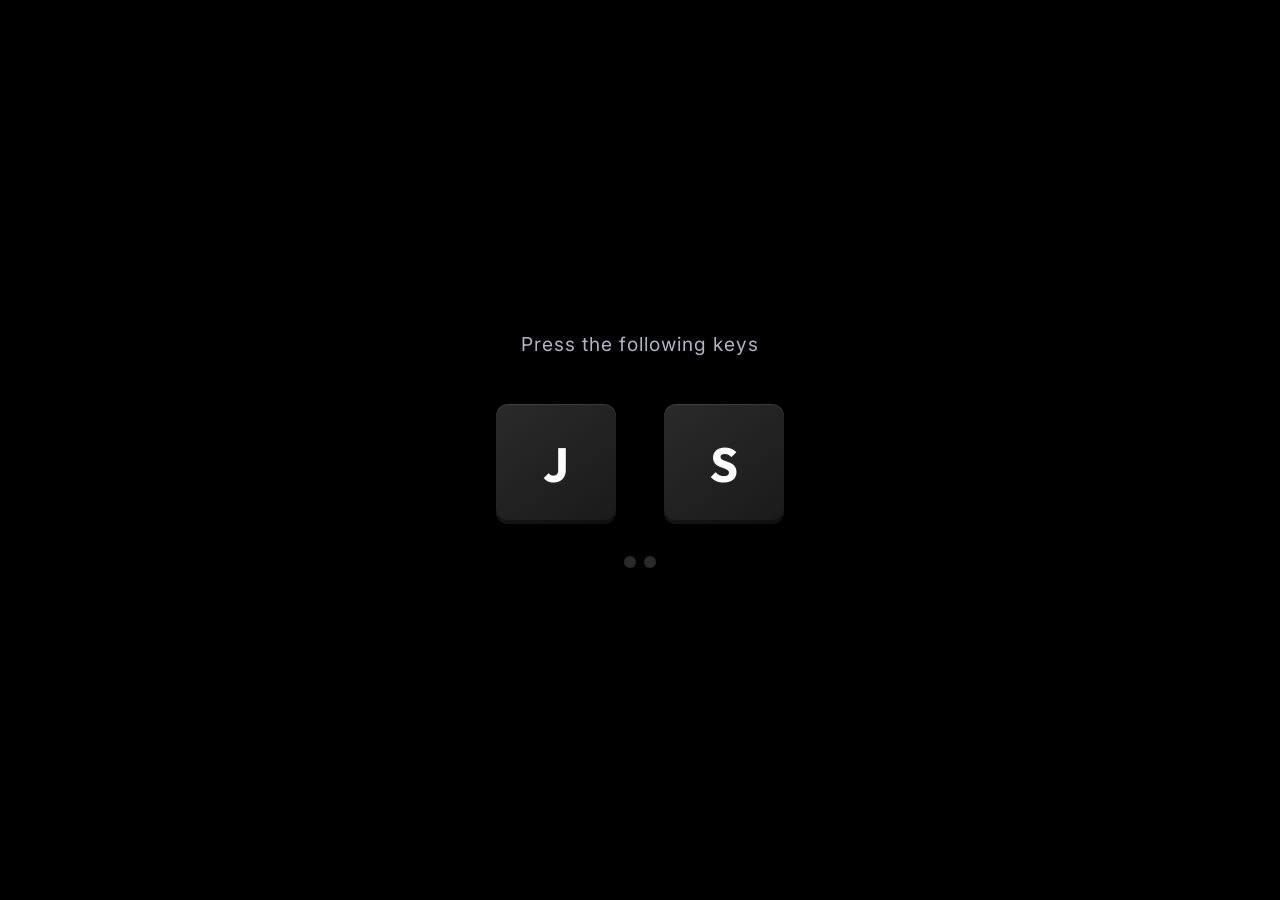
<file: index.html>
<!DOCTYPE html>
<html lang="es">
<head>
    <meta charset="UTF-8">
    <meta name="viewport" content="width=device-width, initial-scale=1.0">
    <title>Jonatan Sandoval | Data Engineer & Software Engineer</title>
    <link rel="icon" type="image/png" href="favicon.png">
    <meta name="description" content="Jonatan Sandoval - Data Engineer, Software Engineer, and University Lecturer specializing in cloud-native applications, data pipelines, and AI.">
    <link rel="canonical" href="https://jonatansandoval.com/">
    
    <!-- Open Graph / Facebook -->
    <meta property="og:type" content="website">
    <meta property="og:url" content="https://jonatansandoval.com/">
    <meta property="og:title" content="Jonatan Sandoval | Data Engineer & Software Engineer">
    <meta property="og:description" content="Data Engineer, Software Engineer, and University Lecturer specializing in cloud-native applications, data pipelines, and AI.">
    <meta property="og:image" content="https://jonatansandoval.com/portfolio_preview.png">

    <!-- Twitter -->
    <meta property="twitter:card" content="summary_large_image">
    <meta property="twitter:url" content="https://jonatansandoval.com/">
    <meta property="twitter:title" content="Jonatan Sandoval | Data Engineer & Software Engineer">
    <meta property="twitter:description" content="Data Engineer, Software Engineer, and University Lecturer specializing in cloud-native applications, data pipelines, and AI.">
    <meta property="twitter:image" content="https://jonatansandoval.com/portfolio_preview.png">

    <link rel="preconnect" href="https://fonts.googleapis.com">
    <link rel="preconnect" href="https://fonts.gstatic.com" crossorigin>
    <link href="https://fonts.googleapis.com/css2?family=Inter:wght@400;600;700&family=Outfit:wght@700&display=swap" rel="stylesheet">
    <style>
        * {
            margin: 0;
            padding: 0;
            box-sizing: border-box;
        }

        body {
            font-family: 'Inter', sans-serif;
            background: #000000;
            color: #ffffff;
            overflow: hidden;
            height: 100vh;
            display: flex;
            align-items: center;
            justify-content: center;
        }

        .loading-container {
            text-align: center;
            position: relative;
            z-index: 10;
        }

        .instruction-text {
            font-size: 1.2rem;
            color: #b4b4c8;
            margin-bottom: 3rem;
            letter-spacing: 1px;
            opacity: 0;
            animation: fadeIn 1s ease forwards 0.5s;
        }

        @keyframes fadeIn {
            to {
                opacity: 1;
            }
        }

        .keys-container {
            display: flex;
            gap: 3rem;
            justify-content: center;
            align-items: center;
            margin-bottom: 2rem;
        }

        .key {
            width: 120px;
            height: 120px;
            background: linear-gradient(145deg, #2a2a2a, #1a1a1a);
            border-radius: 12px;
            display: flex;
            align-items: center;
            justify-content: center;
            font-family: 'Outfit', sans-serif;
            font-size: 3rem;
            font-weight: 700;
            color: #ffffff;
            box-shadow: 
                0 8px 16px rgba(0, 0, 0, 0.6),
                inset 0 1px 0 rgba(255, 255, 255, 0.1),
                inset 0 -4px 0 rgba(0, 0, 0, 0.4);
            position: relative;
            transition: all 0.15s ease;
            cursor: pointer;
            user-select: none;
            opacity: 0;
            transform: translateY(30px);
        }

        .key.j {
            animation: slideUp 0.6s ease forwards 0.8s;
        }

        .key.s {
            animation: slideUp 0.6s ease forwards 1s;
        }

        @keyframes slideUp {
            to {
                opacity: 1;
                transform: translateY(0);
            }
        }

        .key::before {
            content: '';
            position: absolute;
            inset: 0;
            border-radius: 12px;
            padding: 2px;
            background: linear-gradient(145deg, rgba(139, 92, 246, 0), rgba(139, 92, 246, 0));
            -webkit-mask: linear-gradient(#fff 0 0) content-box, linear-gradient(#fff 0 0);
            -webkit-mask-composite: xor;
            mask-composite: exclude;
            transition: background 0.3s ease;
        }

        .key.active {
            transform: translateY(4px);
            box-shadow: 
                0 4px 8px rgba(0, 0, 0, 0.6),
                inset 0 1px 0 rgba(255, 255, 255, 0.1),
                inset 0 -2px 0 rgba(0, 0, 0, 0.4);
        }

        .key.active::before {
            background: linear-gradient(145deg, rgba(139, 92, 246, 0.8), rgba(59, 130, 246, 0.8));
        }

        .key.both-active {
            animation: pulse 0.5s ease;
        }

        @keyframes pulse {
            0%, 100% {
                transform: scale(1) translateY(4px);
            }
            50% {
                transform: scale(1.05) translateY(4px);
            }
        }

        /* Particle effects */
        .particle {
            position: absolute;
            width: 4px;
            height: 4px;
            background: #8b5cf6;
            border-radius: 50%;
            pointer-events: none;
            opacity: 0;
        }

        .key.both-active .particle {
            animation: particleExplode 0.8s ease-out forwards;
        }

        @keyframes particleExplode {
            0% {
                opacity: 1;
                transform: translate(0, 0) scale(1);
            }
            100% {
                opacity: 0;
                transform: translate(var(--tx), var(--ty)) scale(0);
            }
        }

        /* Circuit board overlay */
        .circuit-overlay {
            position: fixed;
            inset: 0;
            background: #0a0a0f;
            opacity: 0;
            pointer-events: none;
            z-index: 100;
            display: flex;
            align-items: center;
            justify-content: center;
            overflow: hidden;
        }

        .circuit-overlay.active {
            animation: circuitFadeIn 0.3s ease forwards;
        }

        @keyframes circuitFadeIn {
            to {
                opacity: 1;
            }
        }

        /* SVG Circuit Board */
        .circuit-svg {
            position: absolute;
            width: 100%;
            height: 100%;
        }

        /* Circuit trace lines */
        .circuit-trace {
            fill: none;
            stroke: #8b5cf6;
            stroke-width: 3;
            stroke-linecap: round;
            opacity: 0.9;
        }

        .circuit-trace-thin {
            stroke-width: 1.5;
            stroke: #3b82f6;
            opacity: 0.7;
        }

        /* Animate circuit traces drawing */
        .circuit-overlay.active .circuit-trace {
            animation: drawTrace 1s ease-out forwards;
        }

        @keyframes drawTrace {
            from {
                stroke-dashoffset: 1000;
            }
            to {
                stroke-dashoffset: 0;
            }
        }

        /* Circuit pads/nodes */
        .circuit-pad {
            fill: #06b6d4;
        }

        .circuit-overlay.active .circuit-pad {
            animation: padFadeIn 1s ease-out forwards;
        }

        @keyframes padFadeIn {
            0% {
                opacity: 0;
            }
            100% {
                opacity: 1;
            }
        }

        /* Central energy burst */
        .energy-core {
            position: absolute;
            top: 50%;
            left: 50%;
            width: 300px;
            height: 300px;
            border-radius: 50%;
            background: radial-gradient(circle, 
                rgba(139, 92, 246, 0.4) 0%, 
                rgba(59, 130, 246, 0.2) 30%, 
                transparent 70%);
            transform: translate(-50%, -50%) scale(0);
            opacity: 0;
        }

        .circuit-overlay.active .energy-core {
            animation: coreExpand 1s ease-out forwards;
        }

        @keyframes coreExpand {
            0% {
                opacity: 0;
                transform: translate(-50%, -50%) scale(0);
            }
            20% {
                opacity: 1;
            }
            60% {
                opacity: 0.8;
                transform: translate(-50%, -50%) scale(1);
            }
            100% {
                opacity: 0;
                transform: translate(-50%, -50%) scale(2);
            }
        }

        /* Status indicator */
        .status-indicator {
            display: flex;
            gap: 0.5rem;
            justify-content: center;
            margin-top: 2rem;
            opacity: 0;
            animation: fadeIn 1s ease forwards 1.2s;
        }

        .status-dot {
            width: 12px;
            height: 12px;
            border-radius: 50%;
            background: #2a2a2a;
            transition: all 0.3s ease;
        }

        .status-dot.active {
            background: #8b5cf6;
            box-shadow: 0 0 20px #8b5cf6;
        }

        /* Responsive */
        @media (max-width: 768px) {
            .instruction-text {
                font-size: 1rem;
                padding: 0 1rem;
            }

            .keys-container {
                gap: 2rem;
            }

            .key {
                width: 100px;
                height: 100px;
                font-size: 2.5rem;
            }
        }
    </style>
</head>
<body>
    <div class="loading-container">
        <p class="instruction-text" data-i18n="press-keys">Press the following keys</p>
        
        <div class="keys-container">
            <div class="key j" data-key="j">
                J
                <!-- Particles -->
                <div class="particle" style="--tx: -40px; --ty: -40px;"></div>
                <div class="particle" style="--tx: 40px; --ty: -40px;"></div>
                <div class="particle" style="--tx: -40px; --ty: 40px;"></div>
                <div class="particle" style="--tx: 40px; --ty: 40px;"></div>
                <div class="particle" style="--tx: -60px; --ty: 0;"></div>
                <div class="particle" style="--tx: 60px; --ty: 0;"></div>
                <div class="particle" style="--tx: 0; --ty: -60px;"></div>
                <div class="particle" style="--tx: 0; --ty: 60px;"></div>
            </div>
            
            <div class="key s" data-key="s">
                S
                <!-- Particles -->
                <div class="particle" style="--tx: -40px; --ty: -40px;"></div>
                <div class="particle" style="--tx: 40px; --ty: -40px;"></div>
                <div class="particle" style="--tx: -40px; --ty: 40px;"></div>
                <div class="particle" style="--tx: 40px; --ty: 40px;"></div>
                <div class="particle" style="--tx: -60px; --ty: 0;"></div>
                <div class="particle" style="--tx: 60px; --ty: 0;"></div>
                <div class="particle" style="--tx: 0; --ty: -60px;"></div>
                <div class="particle" style="--tx: 0; --ty: 60px;"></div>
            </div>
        </div>

        <div class="status-indicator">
            <div class="status-dot" data-status="j"></div>
            <div class="status-dot" data-status="s"></div>
        </div>
    </div>

    <div class="circuit-overlay" id="circuitOverlay">
        <!-- Central energy burst -->
        <div class="energy-core"></div>
        
        <!-- SVG Circuit Board -->
        <svg class="circuit-svg" viewBox="0 0 1920 1080" preserveAspectRatio="xMidYMid slice">
            <!-- Main horizontal traces from center -->
            <line class="circuit-trace" x1="960" y1="540" x2="0" y2="540" stroke-dasharray="1000" style="animation-delay: 0s;"/>
            <line class="circuit-trace" x1="960" y1="540" x2="1920" y2="540" stroke-dasharray="1000" style="animation-delay: 0s;"/>
            
            <!-- Main vertical traces from center -->
            <line class="circuit-trace" x1="960" y1="540" x2="960" y2="0" stroke-dasharray="1000" style="animation-delay: 0.05s;"/>
            <line class="circuit-trace" x1="960" y1="540" x2="960" y2="1080" stroke-dasharray="1000" style="animation-delay: 0.05s;"/>
            
            <!-- L-shaped traces (top-left quadrant) -->
            <path class="circuit-trace" d="M 960 540 L 960 300 L 0 300" stroke-dasharray="1000" style="animation-delay: 0.1s;"/>
            <path class="circuit-trace" d="M 960 540 L 700 540 L 700 0" stroke-dasharray="900" style="animation-delay: 0.15s;"/>
            <path class="circuit-trace" d="M 960 300 L 500 300 L 500 0" stroke-dasharray="900" style="animation-delay: 0.2s;"/>
            <path class="circuit-trace" d="M 0 300 L 600 300 L 600 450 L 0 450" stroke-dasharray="900" style="animation-delay: 0.25s;"/>
            
            <!-- L-shaped traces (top-right quadrant) -->
            <path class="circuit-trace" d="M 960 540 L 960 300 L 1920 300" stroke-dasharray="1000" style="animation-delay: 0.1s;"/>
            <path class="circuit-trace" d="M 960 540 L 1220 540 L 1220 0" stroke-dasharray="900" style="animation-delay: 0.15s;"/>
            <path class="circuit-trace" d="M 960 300 L 1420 300 L 1420 0" stroke-dasharray="900" style="animation-delay: 0.2s;"/>
            <path class="circuit-trace" d="M 1920 300 L 1320 300 L 1320 450 L 1920 450" stroke-dasharray="900" style="animation-delay: 0.25s;"/>
            
            <!-- L-shaped traces (bottom-left quadrant) -->
            <path class="circuit-trace" d="M 960 540 L 960 780 L 0 780" stroke-dasharray="1000" style="animation-delay: 0.12s;"/>
            <path class="circuit-trace" d="M 960 540 L 700 540 L 700 1080" stroke-dasharray="900" style="animation-delay: 0.17s;"/>
            <path class="circuit-trace" d="M 960 780 L 500 780 L 500 1080" stroke-dasharray="900" style="animation-delay: 0.22s;"/>
            <path class="circuit-trace" d="M 0 780 L 600 780 L 600 630 L 0 630" stroke-dasharray="900" style="animation-delay: 0.27s;"/>
            
            <!-- L-shaped traces (bottom-right quadrant) -->
            <path class="circuit-trace" d="M 960 540 L 960 780 L 1920 780" stroke-dasharray="1000" style="animation-delay: 0.12s;"/>
            <path class="circuit-trace" d="M 960 540 L 1220 540 L 1220 1080" stroke-dasharray="900" style="animation-delay: 0.17s;"/>
            <path class="circuit-trace" d="M 960 780 L 1420 780 L 1420 1080" stroke-dasharray="900" style="animation-delay: 0.22s;"/>
            <path class="circuit-trace" d="M 1920 780 L 1320 780 L 1320 630 L 1920 630" stroke-dasharray="900" style="animation-delay: 0.27s;"/>
            
            <!-- Secondary rectangular paths -->
            <path class="circuit-trace-thin" d="M 700 300 L 700 400 L 500 400 L 500 0" stroke-dasharray="700" style="animation-delay: 0.3s;"/>
            <path class="circuit-trace-thin" d="M 1220 300 L 1220 400 L 1420 400 L 1420 0" stroke-dasharray="700" style="animation-delay: 0.3s;"/>
            <path class="circuit-trace-thin" d="M 700 780 L 700 680 L 500 680 L 500 1080" stroke-dasharray="700" style="animation-delay: 0.32s;"/>
            <path class="circuit-trace-thin" d="M 1220 780 L 1220 680 L 1420 680 L 1420 1080" stroke-dasharray="700" style="animation-delay: 0.32s;"/>
            
            <!-- Small connecting traces -->
            <path class="circuit-trace-thin" d="M 600 450 L 800 450 L 800 540" stroke-dasharray="500" style="animation-delay: 0.35s;"/>
            <path class="circuit-trace-thin" d="M 1320 450 L 1120 450 L 1120 540" stroke-dasharray="500" style="animation-delay: 0.35s;"/>
            <path class="circuit-trace-thin" d="M 600 630 L 800 630 L 800 540" stroke-dasharray="500" style="animation-delay: 0.37s;"/>
            <path class="circuit-trace-thin" d="M 1320 630 L 1120 630 L 1120 540" stroke-dasharray="500" style="animation-delay: 0.37s;"/>
            
            <!-- Circuit pads at key intersections -->
            <circle class="circuit-pad" cx="960" cy="540" r="8"/>
            <circle class="circuit-pad" cx="960" cy="300" r="6" style="animation-delay: 0.3s;"/>
            <circle class="circuit-pad" cx="960" cy="780" r="6" style="animation-delay: 0.3s;"/>
            <circle class="circuit-pad" cx="700" cy="540" r="6" style="animation-delay: 0.3s;"/>
            <circle class="circuit-pad" cx="1220" cy="540" r="6" style="animation-delay: 0.3s;"/>
            <circle class="circuit-pad" cx="600" cy="300" r="5" style="animation-delay: 0.35s;"/>
            <circle class="circuit-pad" cx="1320" cy="300" r="5" style="animation-delay: 0.35s;"/>
            <circle class="circuit-pad" cx="600" cy="780" r="5" style="animation-delay: 0.35s;"/>
            <circle class="circuit-pad" cx="1320" cy="780" r="5" style="animation-delay: 0.35s;"/>
            <circle class="circuit-pad" cx="700" cy="300" r="4" style="animation-delay: 0.4s;"/>
            <circle class="circuit-pad" cx="1220" cy="300" r="4" style="animation-delay: 0.4s;"/>
            <circle class="circuit-pad" cx="700" cy="780" r="4" style="animation-delay: 0.4s;"/>
            <circle class="circuit-pad" cx="1220" cy="780" r="4" style="animation-delay: 0.4s;"/>
            <circle class="circuit-pad" cx="600" cy="450" r="4" style="animation-delay: 0.42s;"/>
            <circle class="circuit-pad" cx="1320" cy="450" r="4" style="animation-delay: 0.42s;"/>
            <circle class="circuit-pad" cx="600" cy="630" r="4" style="animation-delay: 0.42s;"/>
            <circle class="circuit-pad" cx="1320" cy="630" r="4" style="animation-delay: 0.42s;"/>
            <circle class="circuit-pad" cx="800" cy="540" r="4" style="animation-delay: 0.45s;"/>
            <circle class="circuit-pad" cx="1120" cy="540" r="4" style="animation-delay: 0.45s;"/>
        </svg>
    </div>

    <script src="script.js"></script>
    <script>
        // Check if device is mobile or a bot and redirect immediately
        function shouldSkipLoading() {
            const ua = navigator.userAgent;
            const isMobile = /Android|webOS|iPhone|iPad|iPod|BlackBerry|IEMobile|Opera Mini/i.test(ua) 
                || window.innerWidth <= 768;
            const isBot = /bot|crawler|spider|crawling|googlebot|bingbot|yandexbot|slurp|duckduckbot|baiduspider|facebot|ia_archiver|gptbot|chatgpt|claude|anthropic|gemini|perplexity|twitterbot|linkedinbot/i.test(ua);
            return isMobile || isBot;
        }

        // If mobile or bot, skip loading screen
        if (shouldSkipLoading()) {
            window.location.href = 'portfolio.html';
        }

        const keyJ = document.querySelector('.key.j');
        const keyS = document.querySelector('.key.s');
        const statusDots = {
            j: document.querySelector('[data-status="j"]'),
            s: document.querySelector('[data-status="s"]')
        };
        const circuitOverlay = document.getElementById('circuitOverlay');

        let keysPressed = {
            j: false,
            s: false
        };

        let hasTriggered = false;

        // Keyboard event listeners
        document.addEventListener('keydown', (e) => {
            const key = e.key.toLowerCase();
            
            if (key === 'j' && !keysPressed.j) {
                keysPressed.j = true;
                keyJ.classList.add('active');
                statusDots.j.classList.add('active');
                checkBothKeys();
            }
            
            if (key === 's' && !keysPressed.s) {
                keysPressed.s = true;
                keyS.classList.add('active');
                statusDots.s.classList.add('active');
                checkBothKeys();
            }
        });

        document.addEventListener('keyup', (e) => {
            const key = e.key.toLowerCase();
            
            if (key === 'j') {
                keysPressed.j = false;
                keyJ.classList.remove('active');
                keyJ.classList.remove('both-active');
                statusDots.j.classList.remove('active');
            }
            
            if (key === 's') {
                keysPressed.s = false;
                keyS.classList.remove('active');
                keyS.classList.remove('both-active');
                statusDots.s.classList.remove('active');
            }
        });

        // Check if both keys are pressed
        function checkBothKeys() {
            if (keysPressed.j && keysPressed.s && !hasTriggered) {
                hasTriggered = true;
                keyJ.classList.add('both-active');
                keyS.classList.add('both-active');
                
                // Trigger circuit animation
                setTimeout(() => {
                    circuitOverlay.classList.add('active');
                }, 300);
                
                // Redirect to main page
                setTimeout(() => {
                    window.location.href = 'portfolio.html';
                }, 1800);
            }
        }

        // Optional: Click handlers for mobile/touch devices
        keyJ.addEventListener('click', () => {
            if (!keysPressed.j) {
                keysPressed.j = true;
                keyJ.classList.add('active');
                statusDots.j.classList.add('active');
                checkBothKeys();
                
                setTimeout(() => {
                    keysPressed.j = false;
                    keyJ.classList.remove('active');
                    keyJ.classList.remove('both-active');
                    statusDots.j.classList.remove('active');
                }, 2000);
            }
        });

        keyS.addEventListener('click', () => {
            if (!keysPressed.s) {
                keysPressed.s = true;
                keyS.classList.add('active');
                statusDots.s.classList.add('active');
                checkBothKeys();
                
                setTimeout(() => {
                    keysPressed.s = false;
                    keyS.classList.remove('active');
                    keyS.classList.remove('both-active');
                    statusDots.s.classList.remove('active');
                }, 2000);
            }
        });
    </script>
</body>
</html>
</file>
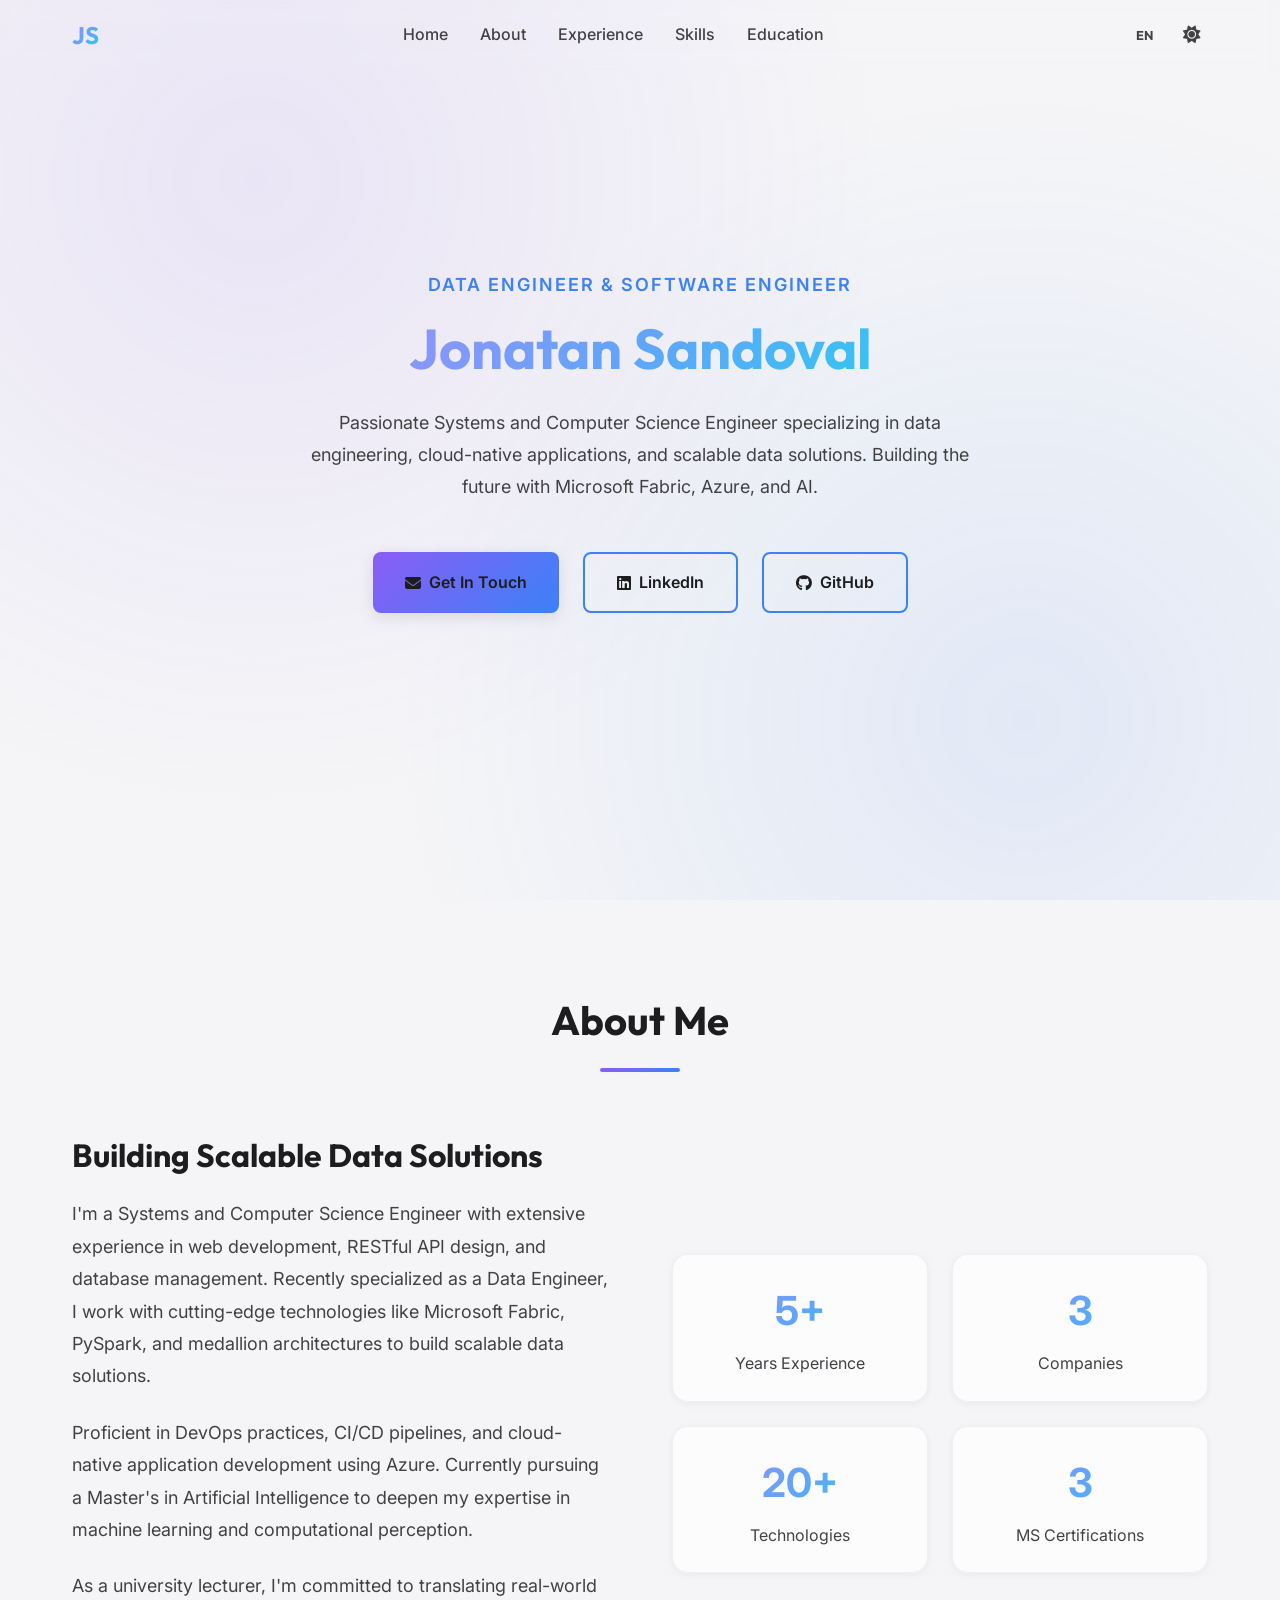
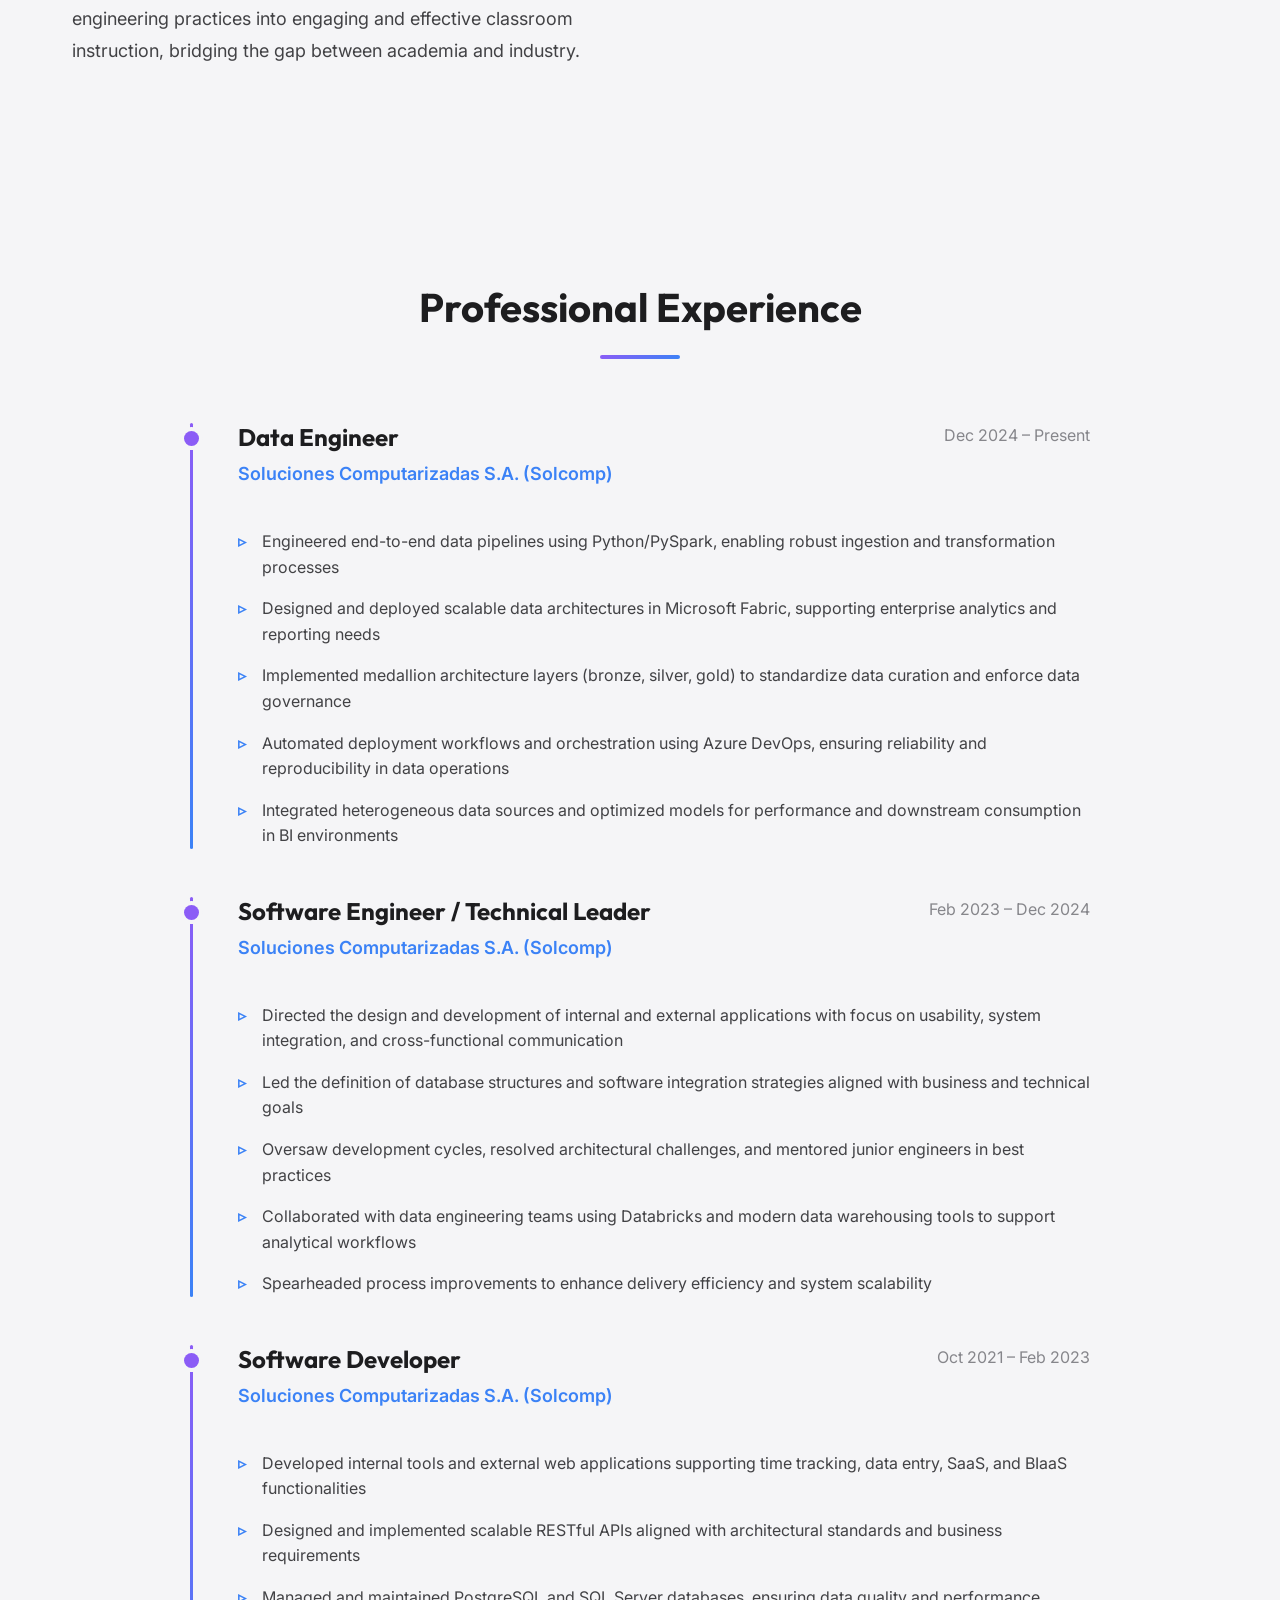
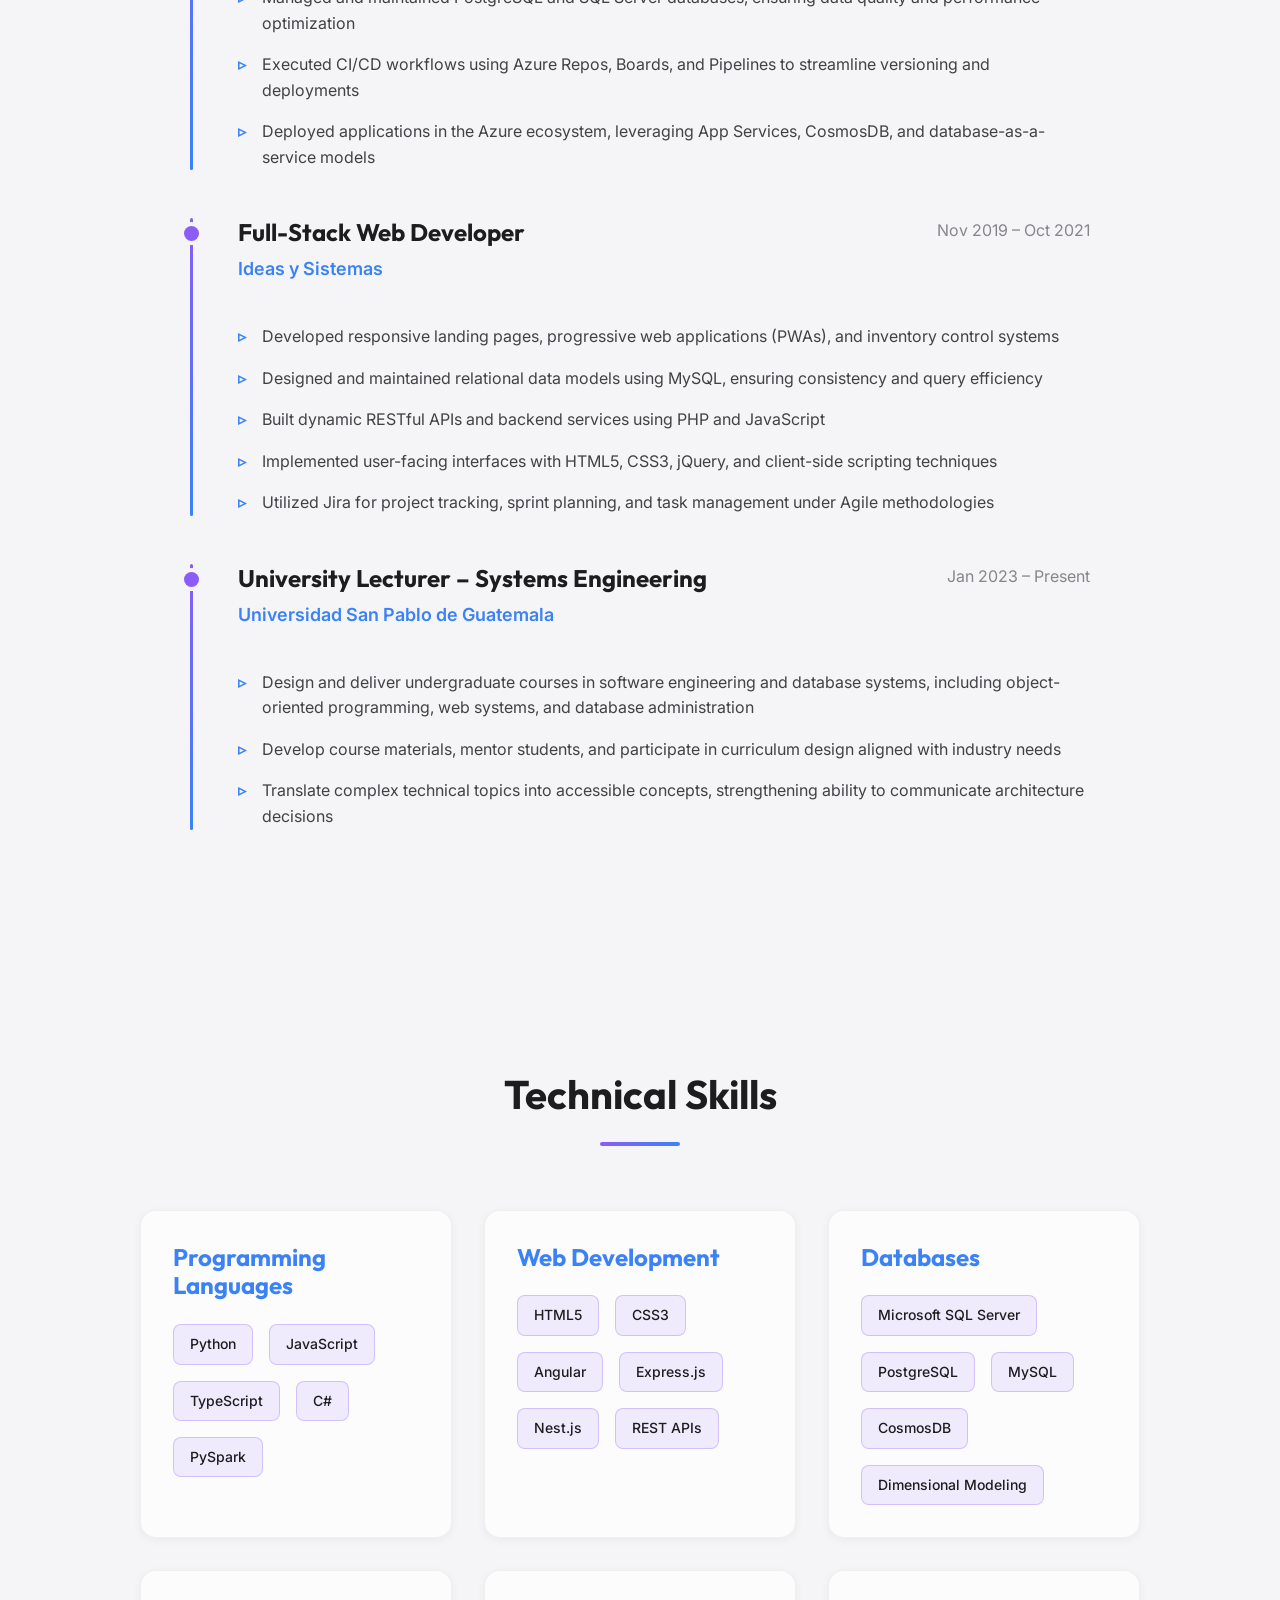
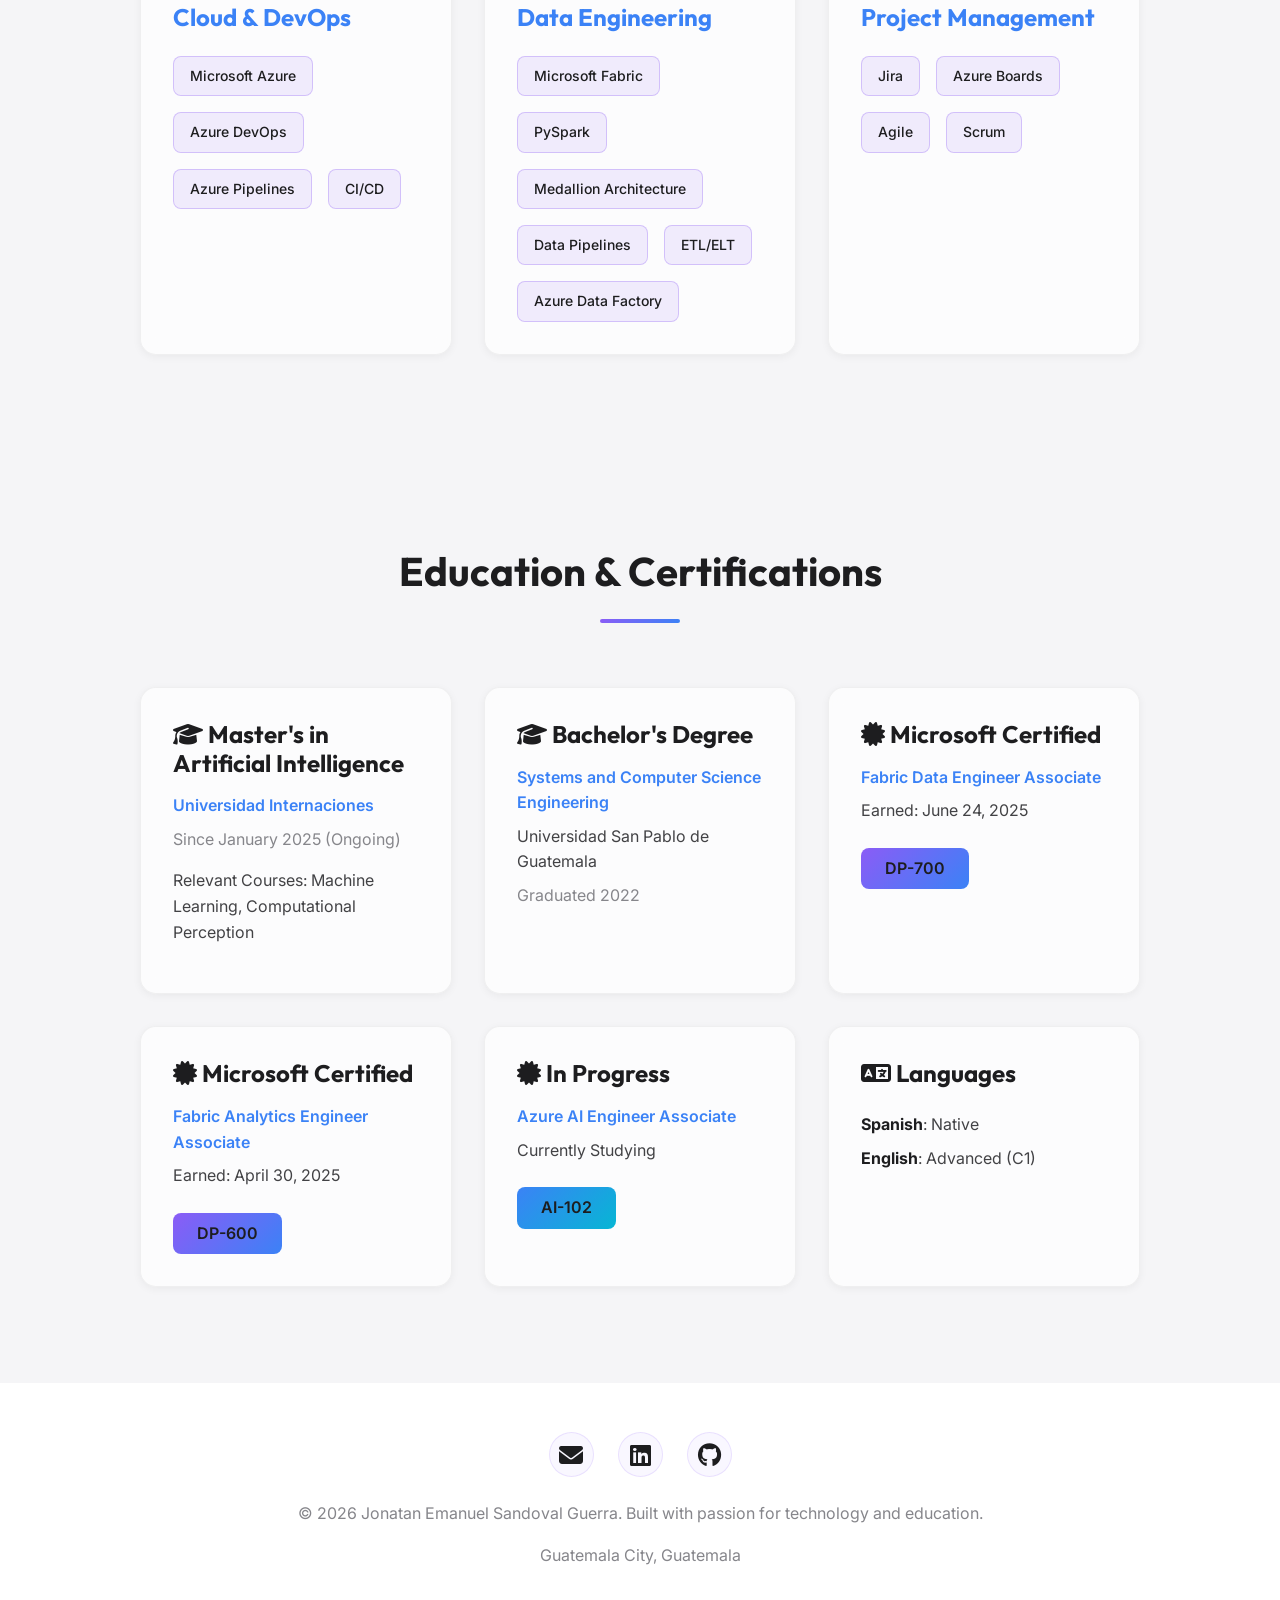
<file: portfolio.html>
<!DOCTYPE html>
<html lang="en">
<head>
    <meta charset="UTF-8">
    <meta name="viewport" content="width=device-width, initial-scale=1.0">
    <meta name="description" content="Jonatan Sandoval - Data Engineer, Software Engineer, and University Lecturer specializing in cloud-native applications, data pipelines, and AI.">
    <meta name="keywords" content="Data Engineer, Software Engineer, Microsoft Fabric, Azure, PySpark, Web Development, Artificial Intelligence">
    <meta name="author" content="Jonatan Emanuel Sandoval Guerra">
    <link rel="canonical" href="https://jonatansandoval.com/portfolio.html">
    <link rel="icon" type="image/png" href="favicon.png">
    <title>Jonatan Sandoval | Data Engineer & Software Engineer</title>
    
    <!-- Open Graph / Facebook -->
    <meta property="og:type" content="profile">
    <meta property="og:url" content="https://jonatansandoval.com/portfolio.html">
    <meta property="og:title" content="Jonatan Sandoval | Data Engineer & Software Engineer">
    <meta property="og:description" content="Systems and Computer Science Engineer specializing in data engineering, cloud-native applications, and scalable data solutions. Building the future with Microsoft Fabric, Azure, and AI.">
    <meta property="og:image" content="https://jonatansandoval.com/portfolio_preview.png">

    <!-- Twitter -->
    <meta property="twitter:card" content="summary_large_image">
    <meta property="twitter:url" content="https://jonatansandoval.com/portfolio.html">
    <meta property="twitter:title" content="Jonatan Sandoval | Data Engineer & Software Engineer">
    <meta property="twitter:description" content="Systems and Computer Science Engineer specializing in data engineering, cloud-native applications, and scalable data solutions. Building the future with Microsoft Fabric, Azure, and AI.">
    <meta property="twitter:image" content="https://jonatansandoval.com/portfolio_preview.png">

    <!-- Structured Data (JSON-LD) -->
    <script type="application/ld+json">
    {
      "@context": "https://schema.org",
      "@type": "Person",
      "name": "Jonatan Emanuel Sandoval Guerra",
      "url": "https://jonatansandoval.com",
      "jobTitle": "Data Engineer & Software Engineer",
      "sameAs": [
        "https://www.linkedin.com/in/jonatan-sandoval/",
        "https://www.github.com/Jonatan-ESG"
      ],
      "description": "Systems and Computer Science Engineer specializing in data engineering, cloud-native apps, and scalable data solutions with Microsoft Fabric and Azure.",
      "knowsAbout": ["Data Engineering", "Software Engineering", "Microsoft Fabric", "Azure", "PySpark", "Artificial Intelligence"]
    }
    </script>

    
    <!-- Google Fonts -->
    <link rel="preconnect" href="https://fonts.googleapis.com">
    <link rel="preconnect" href="https://fonts.gstatic.com" crossorigin>
    <link href="https://fonts.googleapis.com/css2?family=Inter:wght@300;400;500;600;700&family=Outfit:wght@600;700;800&display=swap" rel="stylesheet">
    
    <!-- Font Awesome for Icons -->
    <link rel="stylesheet" href="https://cdnjs.cloudflare.com/ajax/libs/font-awesome/6.5.1/css/all.min.css">
    
    <!-- Stylesheet -->
    <link rel="stylesheet" href="styles.css">
</head>
<body>
    <!-- Navigation -->
    <nav class="navbar" id="navbar">
        <div class="container nav-container">
            <a href="#home" class="nav-logo">JS</a>
            
            <ul class="nav-menu" id="navMenu">
                <li><a href="#home" class="nav-link" data-i18n="nav-home">Home</a></li>
                <li><a href="#about" class="nav-link" data-i18n="nav-about">About</a></li>
                <li><a href="#experience" class="nav-link" data-i18n="nav-experience">Experience</a></li>
                <li><a href="#skills" class="nav-link" data-i18n="nav-skills">Skills</a></li>
                <li><a href="#education" class="nav-link" data-i18n="nav-education">Education</a></li>
            </ul>

            <div class="nav-actions">
                <div class="nav-controls">
                    <button class="control-btn lang-btn" id="langToggle" aria-label="Toggle language">EN</button>
                    <button class="control-btn" id="themeToggle" aria-label="Toggle theme">
                        <i class="fas fa-moon"></i>
                    </button>
                </div>
                <button class="nav-toggle" id="navToggle" aria-label="Toggle navigation">
                    <span></span>
                    <span></span>
                    <span></span>
                </button>
            </div>
        </div>
    </nav>

    <!-- Hero Section -->
    <section class="hero section" id="home">
        <div class="container">
            <div class="hero-content">
                <p class="hero-subtitle" data-i18n="hero-subtitle">Data Engineer & Software Engineer</p>
                <h1 class="hero-title">Jonatan Sandoval</h1>
                <p class="hero-description" data-i18n="hero-description">
                    Passionate Systems and Computer Science Engineer specializing in data engineering, cloud-native applications, 
                    and scalable data solutions. Building the future with Microsoft Fabric, Azure, and AI.
                </p>
                <div class="hero-cta">
                    <a href="mailto:jona.sandovalguerra@gmail.com" class="btn btn-primary">
                        <i class="fas fa-envelope"></i> <span data-i18n="hero-cta-contact">Get In Touch</span>
                    </a>
                    <a href="https://www.linkedin.com/in/jonatan-sandoval/" target="_blank" rel="noopener noreferrer" class="btn btn-secondary">
                        <i class="fab fa-linkedin"></i> LinkedIn
                    </a>
                    <a href="https://www.github.com/Jonatan-ESG" target="_blank" rel="noopener noreferrer" class="btn btn-secondary">
                        <i class="fab fa-github"></i> GitHub
                    </a>
                </div>
            </div>
        </div>
    </section>

    <!-- About Section -->
    <section class="about section" id="about">
        <div class="container">
            <h2 class="section-title" data-i18n="about-title">About Me</h2>
            <div class="about-content">
                <div class="about-text">
                    <h3 data-i18n="about-h3">Building Scalable Data Solutions</h3>
                    <p data-i18n="about-p1">
                        I'm a Systems and Computer Science Engineer with extensive experience in web development, 
                        RESTful API design, and database management. Recently specialized as a Data Engineer, 
                        I work with cutting-edge technologies like Microsoft Fabric, PySpark, and medallion architectures 
                        to build scalable data solutions.
                    </p>
                    <p data-i18n="about-p2">
                        Proficient in DevOps practices, CI/CD pipelines, and cloud-native application development using Azure. 
                        Currently pursuing a Master's in Artificial Intelligence to deepen my expertise in machine learning 
                        and computational perception.
                    </p>
                    <p data-i18n="about-p3">
                        As a university lecturer, I'm committed to translating real-world engineering practices into 
                        engaging and effective classroom instruction, bridging the gap between academia and industry.
                    </p>
                </div>
                <div class="about-stats">
                    <div class="stat-card card">
                        <span class="stat-number">5+</span>
                        <span class="stat-label" data-i18n="stat-exp">Years Experience</span>
                    </div>
                    <div class="stat-card card">
                        <span class="stat-number">3</span>
                        <span class="stat-label" data-i18n="stat-companies">Companies</span>
                    </div>
                    <div class="stat-card card">
                        <span class="stat-number">20+</span>
                        <span class="stat-label" data-i18n="stat-tech">Technologies</span>
                    </div>
                    <div class="stat-card card">
                        <span class="stat-number">3</span>
                        <span class="stat-label" data-i18n="stat-cert">MS Certifications</span>
                    </div>
                </div>
            </div>
        </div>
    </section>

    <!-- Experience Section -->
    <section class="experience section" id="experience">
        <div class="container">
            <h2 class="section-title" data-i18n="exp-title">Professional Experience</h2>
            <div class="experience-timeline">
                <!-- Current Role -->
                <div class="timeline-item fade-in">
                    <div class="timeline-header">
                        <div>
                            <h3 class="timeline-title" data-i18n="role-de">Data Engineer</h3>
                            <p class="timeline-company">Soluciones Computarizadas S.A. (Solcomp)</p>
                        </div>
                        <span class="timeline-date" data-i18n="date-de">Dec 2024 – Present</span>
                    </div>
                    <ul class="timeline-description">
                        <li data-i18n="de-b1">Engineered end-to-end data pipelines using Python/PySpark, enabling robust ingestion and transformation processes</li>
                        <li data-i18n="de-b2">Designed and deployed scalable data architectures in Microsoft Fabric, supporting enterprise analytics and reporting needs</li>
                        <li data-i18n="de-b3">Implemented medallion architecture layers (bronze, silver, gold) to standardize data curation and enforce data governance</li>
                        <li data-i18n="de-b4">Automated deployment workflows and orchestration using Azure DevOps, ensuring reliability and reproducibility in data operations</li>
                        <li data-i18n="de-b5">Integrated heterogeneous data sources and optimized models for performance and downstream consumption in BI environments</li>
                    </ul>
                </div>

                <!-- Software Engineer / Technical Leader -->
                <div class="timeline-item fade-in">
                    <div class="timeline-header">
                        <div>
                            <h3 class="timeline-title" data-i18n="role-se-tl">Software Engineer / Technical Leader</h3>
                            <p class="timeline-company">Soluciones Computarizadas S.A. (Solcomp)</p>
                        </div>
                        <span class="timeline-date" data-i18n="date-se">Feb 2023 – Dec 2024</span>
                    </div>
                    <ul class="timeline-description">
                        <li data-i18n="se-b1">Directed the design and development of internal and external applications with focus on usability, system integration, and cross-functional communication</li>
                        <li data-i18n="se-b2">Led the definition of database structures and software integration strategies aligned with business and technical goals</li>
                        <li data-i18n="se-b3">Oversaw development cycles, resolved architectural challenges, and mentored junior engineers in best practices</li>
                        <li data-i18n="se-b4">Collaborated with data engineering teams using Databricks and modern data warehousing tools to support analytical workflows</li>
                        <li data-i18n="se-b5">Spearheaded process improvements to enhance delivery efficiency and system scalability</li>
                    </ul>
                </div>

                <!-- Software Developer -->
                <div class="timeline-item fade-in">
                    <div class="timeline-header">
                        <div>
                            <h3 class="timeline-title" data-i18n="role-sd">Software Developer</h3>
                            <p class="timeline-company">Soluciones Computarizadas S.A. (Solcomp)</p>
                        </div>
                        <span class="timeline-date" data-i18n="date-sd">Oct 2021 – Feb 2023</span>
                    </div>
                    <ul class="timeline-description">
                        <li data-i18n="sd-b1">Developed internal tools and external web applications supporting time tracking, data entry, SaaS, and BIaaS functionalities</li>
                        <li data-i18n="sd-b2">Designed and implemented scalable RESTful APIs aligned with architectural standards and business requirements</li>
                        <li data-i18n="sd-b3">Managed and maintained PostgreSQL and SQL Server databases, ensuring data quality and performance optimization</li>
                        <li data-i18n="sd-b4">Executed CI/CD workflows using Azure Repos, Boards, and Pipelines to streamline versioning and deployments</li>
                        <li data-i18n="sd-b5">Deployed applications in the Azure ecosystem, leveraging App Services, CosmosDB, and database-as-a-service models</li>
                    </ul>
                </div>

                <!-- Full-Stack Web Developer -->
                <div class="timeline-item fade-in">
                    <div class="timeline-header">
                        <div>
                            <h3 class="timeline-title" data-i18n="role-fswd">Full-Stack Web Developer</h3>
                            <p class="timeline-company">Ideas y Sistemas</p>
                        </div>
                        <span class="timeline-date" data-i18n="date-fswd">Nov 2019 – Oct 2021</span>
                    </div>
                    <ul class="timeline-description">
                        <li data-i18n="fswd-b1">Developed responsive landing pages, progressive web applications (PWAs), and inventory control systems</li>
                        <li data-i18n="fswd-b2">Designed and maintained relational data models using MySQL, ensuring consistency and query efficiency</li>
                        <li data-i18n="fswd-b3">Built dynamic RESTful APIs and backend services using PHP and JavaScript</li>
                        <li data-i18n="fswd-b4">Implemented user-facing interfaces with HTML5, CSS3, jQuery, and client-side scripting techniques</li>
                        <li data-i18n="fswd-b5">Utilized Jira for project tracking, sprint planning, and task management under Agile methodologies</li>
                    </ul>
                </div>

                <!-- University Lecturer -->
                <div class="timeline-item fade-in">
                    <div class="timeline-header">
                        <div>
                            <h3 class="timeline-title" data-i18n="role-lecturer">University Lecturer – Systems Engineering</h3>
                            <p class="timeline-company">Universidad San Pablo de Guatemala</p>
                        </div>
                        <span class="timeline-date" data-i18n="date-lecturer">Jan 2023 – Present</span>
                    </div>
                    <ul class="timeline-description">
                        <li data-i18n="lecturer-b1">Design and deliver undergraduate courses in software engineering and database systems, including object-oriented programming, web systems, and database administration</li>
                        <li data-i18n="lecturer-b2">Develop course materials, mentor students, and participate in curriculum design aligned with industry needs</li>
                        <li data-i18n="lecturer-b3">Translate complex technical topics into accessible concepts, strengthening ability to communicate architecture decisions</li>
                    </ul>
                </div>
            </div>
        </div>
    </section>

    <!-- Skills Section -->
    <section class="skills section" id="skills">
        <div class="container">
            <h2 class="section-title" data-i18n="skills-title">Technical Skills</h2>
            <div class="skills-grid">
                <div class="skill-category card">
                    <h3 data-i18n="cat-lang"><i class="fas fa-code"></i> Programming Languages</h3>
                    <div class="skill-tags">
                        <span class="skill-tag">Python</span>
                        <span class="skill-tag">JavaScript</span>
                        <span class="skill-tag">TypeScript</span>
                        <span class="skill-tag">C#</span>
                        <span class="skill-tag">PySpark</span>
                    </div>
                </div>

                <div class="skill-category card">
                    <h3 data-i18n="cat-web"><i class="fas fa-laptop-code"></i> Web Development</h3>
                    <div class="skill-tags">
                        <span class="skill-tag">HTML5</span>
                        <span class="skill-tag">CSS3</span>
                        <span class="skill-tag">Angular</span>
                        <span class="skill-tag">Express.js</span>
                        <span class="skill-tag">Nest.js</span>
                        <span class="skill-tag">REST APIs</span>
                    </div>
                </div>

                <div class="skill-category card">
                    <h3 data-i18n="cat-db"><i class="fas fa-database"></i> Databases</h3>
                    <div class="skill-tags">
                        <span class="skill-tag">Microsoft SQL Server</span>
                        <span class="skill-tag">PostgreSQL</span>
                        <span class="skill-tag">MySQL</span>
                        <span class="skill-tag">CosmosDB</span>
                        <span class="skill-tag">Dimensional Modeling</span>
                    </div>
                </div>

                <div class="skill-category card">
                    <h3 data-i18n="cat-cloud"><i class="fas fa-cloud"></i> Cloud & DevOps</h3>
                    <div class="skill-tags">
                        <span class="skill-tag">Microsoft Azure</span>
                        <span class="skill-tag">Azure DevOps</span>
                        <span class="skill-tag">Azure Pipelines</span>
                        <span class="skill-tag">CI/CD</span>
                    </div>
                </div>

                <div class="skill-category card">
                    <h3 data-i18n="cat-de"><i class="fas fa-chart-line"></i> Data Engineering</h3>
                    <div class="skill-tags">
                        <span class="skill-tag">Microsoft Fabric</span>
                        <span class="skill-tag">PySpark</span>
                        <span class="skill-tag">Medallion Architecture</span>
                        <span class="skill-tag">Data Pipelines</span>
                        <span class="skill-tag">ETL/ELT</span>
                        <span class="skill-tag">Azure Data Factory</span>
                    </div>
                </div>

                <div class="skill-category card">
                    <h3 data-i18n="cat-pm"><i class="fas fa-tasks"></i> Project Management</h3>
                    <div class="skill-tags">
                        <span class="skill-tag">Jira</span>
                        <span class="skill-tag">Azure Boards</span>
                        <span class="skill-tag">Agile</span>
                        <span class="skill-tag">Scrum</span>
                    </div>
                </div>
            </div>
        </div>
    </section>

    <!-- Education Section -->
    <section class="education section" id="education">
        <div class="container">
            <h2 class="section-title" data-i18n="edu-title">Education & Certifications</h2>
            <div class="education-grid">
                <div class="education-card card">
                    <h3><i class="fas fa-graduation-cap"></i> <span data-i18n="master">Master's in Artificial Intelligence</span></h3>
                    <p class="education-degree">Universidad Internaciones</p>
                    <p class="education-date" data-i18n="ongoing">Since January 2025 (Ongoing)</p>
                    <p style="margin-top: var(--spacing-sm); color: var(--color-text-secondary);" data-i18n="relevant-courses">
                        Relevant Courses: Machine Learning, Computational Perception
                    </p>
                </div>

                <div class="education-card card">
                    <h3><i class="fas fa-graduation-cap"></i> <span data-i18n="bachelor">Bachelor's Degree</span></h3>
                    <p class="education-degree" data-i18n="systems-eng">Systems and Computer Science Engineering</p>
                    <p style="color: var(--color-text-secondary); margin-bottom: var(--spacing-xs);">Universidad San Pablo de Guatemala</p>
                    <p class="education-date" data-i18n="graduated">Graduated 2022</p>
                </div>

                <div class="education-card card">
                    <h3><i class="fas fa-certificate"></i> <span data-i18n="microsoft-certified">Microsoft Certified</span></h3>
                    <p class="education-degree" data-i18n="fde-associate">Fabric Data Engineer Associate</p>
                    <p style="color: var(--color-text-secondary); margin-bottom: var(--spacing-xs);"><span data-i18n="earned">Earned</span>: June 24, 2025</p>
                    <a href="https://learn.microsoft.com/api/credentials/share/en-us/JESG0502/D02C3E2F368F618F?sharingId=F29A82EB57DB2E87" target="_blank" rel="noopener noreferrer" class="certification-badge">DP-700</a>
                </div>

                <div class="education-card card">
                    <h3><i class="fas fa-certificate"></i> <span data-i18n="microsoft-certified">Microsoft Certified</span></h3>
                    <p class="education-degree" data-i18n="fae-associate">Fabric Analytics Engineer Associate</p>
                    <p style="color: var(--color-text-secondary); margin-bottom: var(--spacing-xs);"><span data-i18n="earned">Earned</span>: April 30, 2025</p>
                    <a href="https://learn.microsoft.com/api/credentials/share/en-us/JESG0502/E774B3B340972DD7?sharingId=F29A82EB57DB2E87" target="_blank" rel="noopener noreferrer" class="certification-badge">DP-600</a>
                </div>

                <div class="education-card card">
                    <h3><i class="fas fa-certificate"></i> <span data-i18n="in-progress">In Progress</span></h3>
                    <p class="education-degree" data-i18n="ai-associate">Azure AI Engineer Associate</p>
                    <p style="color: var(--color-text-secondary); margin-bottom: var(--spacing-xs);" data-i18n="studying">Currently Studying</p>
                    <span class="certification-badge" style="background: linear-gradient(135deg, #3b82f6, #06b6d4);">AI-102</span>
                </div>

                <div class="education-card card">
                    <h3><i class="fas fa-language"></i> <span data-i18n="lang-title">Languages</span></h3>
                    <div style="margin-top: var(--spacing-md);">
                        <p style="color: var(--color-text-secondary); margin-bottom: var(--spacing-xs);">
                            <strong style="color: var(--color-text-primary);" data-i18n="lang-es">Spanish</strong>: <span data-i18n="native">Native</span>
                        </p>
                        <p style="color: var(--color-text-secondary);">
                            <strong style="color: var(--color-text-primary);" data-i18n="lang-en">English</strong>: <span data-i18n="advanced">Advanced (C1)</span>
                        </p>
                    </div>
                </div>
            </div>
        </div>
    </section>

    <!-- Footer -->
    <footer class="footer">
        <div class="container">
            <div class="footer-content">
                <div class="social-links">
                    <a href="mailto:jona.sandovalguerra@gmail.com" class="social-link" aria-label="Email">
                        <i class="fas fa-envelope"></i>
                    </a>
                    <a href="https://www.linkedin.com/in/jonatan-sandoval/" target="_blank" rel="noopener noreferrer" class="social-link" aria-label="LinkedIn">
                        <i class="fab fa-linkedin"></i>
                    </a>
                    <a href="https://www.github.com/Jonatan-ESG" target="_blank" rel="noopener noreferrer" class="social-link" aria-label="GitHub">
                        <i class="fab fa-github"></i>
                    </a>
                </div>
                <p class="footer-text">
                    &copy; <span id="year">2026</span> Jonatan Emanuel Sandoval Guerra. <span data-i18n="footer-tagline">Built with passion for technology and education.</span>
                </p>
                <p class="footer-text" data-i18n="guatemala">
                    Guatemala City, Guatemala
                </p>
            </div>
        </div>
    </footer>

    <!-- JavaScript -->
    <script src="script.js"></script>
</body>
</html>
</file>
<file: styles.css>
/* ===== CSS CUSTOM PROPERTIES (DESIGN TOKENS) ===== */
:root {
  /* Color Palette */
  --color-bg-primary: #0a0a0f;
  --color-bg-secondary: #13131a;
  --color-bg-card: rgba(25, 25, 35, 0.6);
  --color-text-primary: #ffffff;
  --color-text-secondary: #b4b4c8;
  --color-text-muted: #7a7a8c;
  
  /* Gradient Colors */
  --color-accent-1: #8b5cf6;
  --color-accent-2: #3b82f6;
  --color-accent-3: #06b6d4;
  --gradient-primary: linear-gradient(135deg, var(--color-accent-1), var(--color-accent-2));
  --gradient-secondary: linear-gradient(135deg, var(--color-accent-2), var(--color-accent-3));
  --gradient-text: linear-gradient(135deg, #a78bfa, #60a5fa, #22d3ee);
  
  /* Spacing */
  --spacing-xs: 0.5rem;
  --spacing-sm: 1rem;
  --spacing-md: 1.5rem;
  --spacing-lg: 2rem;
  --spacing-xl: 3rem;
  --spacing-2xl: 4rem;
  --spacing-3xl: 6rem;
  
  /* Typography */
  --font-primary: 'Inter', -apple-system, BlinkMacSystemFont, 'Segoe UI', sans-serif;
  --font-heading: 'Outfit', -apple-system, BlinkMacSystemFont, 'Segoe UI', sans-serif;
  --font-size-xs: 0.875rem;
  --font-size-sm: 1rem;
  --font-size-md: 1.125rem;
  --font-size-lg: 1.5rem;
  --font-size-xl: 2rem;
  --font-size-2xl: 2.5rem;
  --font-size-3xl: 3.5rem;
  
  /* Effects */
  --border-radius-sm: 0.5rem;
  --border-radius-md: 1rem;
  --border-radius-lg: 1.5rem;
  --shadow-sm: 0 2px 8px rgba(0, 0, 0, 0.3);
  --shadow-md: 0 4px 16px rgba(0, 0, 0, 0.4);
  --shadow-lg: 0 8px 32px rgba(0, 0, 0, 0.5);
  --shadow-glow: 0 0 40px rgba(139, 92, 246, 0.3);
  
  /* Transitions */
  --transition-fast: 0.2s ease;
  --transition-normal: 0.3s ease;
  --transition-slow: 0.5s ease;
}

/* Light Theme Overrides */
[data-theme="light"] {
  --color-bg-primary: #f5f5f7;
  --color-bg-secondary: #ffffff;
  --color-bg-card: rgba(255, 255, 255, 0.8);
  --color-text-primary: #1d1d1f;
  --color-text-secondary: #424245;
  --color-text-muted: #86868b;
  
  --color-bg-card: rgba(255, 255, 255, 0.7);
  border-color: rgba(0, 0, 0, 0.1);
  
  --shadow-sm: 0 2px 8px rgba(0, 0, 0, 0.05);
  --shadow-md: 0 4px 16px rgba(0, 0, 0, 0.1);
  --shadow-lg: 0 8px 32px rgba(0, 0, 0, 0.15);
}

/* Base styles refinement */
[data-theme="light"] .navbar {
  background: transparent;
  border-bottom-color: transparent;
}

[data-theme="light"] .navbar.scrolled {
  background: rgba(255, 255, 255, 0.9);
  border-bottom-color: rgba(0, 0, 0, 0.08);
  box-shadow: 0 4px 20px rgba(0, 0, 0, 0.05);
}

[data-theme="light"] .nav-link {
  color: var(--color-text-secondary);
}

[data-theme="light"] .nav-link:hover {
  color: var(--color-accent-1);
}

[data-theme="light"] .nav-toggle span {
  background: var(--color-text-primary);
}

[data-theme="light"] .card {
  border: 1px solid rgba(0, 0, 0, 0.05);
}

[data-theme="light"] .timeline-item::after {
  box-shadow: 0 0 0 4px var(--color-bg-primary);
}

@media (max-width: 768px) {
  [data-theme="light"] .nav-menu {
    background: rgba(255, 255, 255, 0.98);
    border-bottom: 1px solid rgba(0, 0, 0, 0.1);
  }
}

[data-theme="light"] .social-link {
  background: rgba(139, 92, 246, 0.05);
  border: 1px solid rgba(139, 92, 246, 0.15);
  color: var(--color-text-primary);
}

/* Toggles Styles */
.nav-actions {
  display: flex;
  align-items: center;
  gap: var(--spacing-md);
}

.nav-controls {
  display: flex;
  align-items: center;
  gap: var(--spacing-sm);
}

.control-btn {
  background: none;
  border: none;
  color: var(--color-text-secondary);
  font-size: 1.1rem;
  cursor: pointer;
  transition: color var(--transition-fast), transform var(--transition-fast);
  display: flex;
  align-items: center;
  justify-content: center;
  width: 32px;
  height: 32px;
  border-radius: 50%;
}

.control-btn:hover {
  color: var(--color-accent-1);
  transform: scale(1.1);
}

.lang-btn {
  font-family: var(--font-heading);
  font-weight: 700;
  font-size: 0.8rem;
}

/* ===== RESET & BASE STYLES ===== */
* {
  margin: 0;
  padding: 0;
  box-sizing: border-box;
}

html {
  scroll-behavior: smooth;
  font-size: 16px;
}

body {
  font-family: var(--font-primary);
  background: var(--color-bg-primary);
  color: var(--color-text-primary);
  line-height: 1.6;
  overflow-x: hidden;
}

/* Background gradient overlay */
body::before {
  content: '';
  position: fixed;
  top: 0;
  left: 0;
  width: 100%;
  height: 100%;
  background: radial-gradient(circle at 20% 20%, rgba(139, 92, 246, 0.1) 0%, transparent 50%),
              radial-gradient(circle at 80% 80%, rgba(59, 130, 246, 0.1) 0%, transparent 50%);
  pointer-events: none;
  z-index: -1;
}

/* ===== TYPOGRAPHY ===== */
h1, h2, h3, h4, h5, h6 {
  font-family: var(--font-heading);
  font-weight: 700;
  line-height: 1.2;
  margin-bottom: var(--spacing-md);
}

h1 {
  font-size: var(--font-size-3xl);
  background: var(--gradient-text);
  -webkit-background-clip: text;
  -webkit-text-fill-color: transparent;
  background-clip: text;
}

h2 {
  font-size: var(--font-size-2xl);
  color: var(--color-text-primary);
}

h3 {
  font-size: var(--font-size-xl);
  color: var(--color-text-primary);
}

p {
  margin-bottom: var(--spacing-sm);
  color: var(--color-text-secondary);
}

a {
  color: var(--color-accent-2);
  text-decoration: none;
  transition: color var(--transition-fast);
}

a:hover {
  color: var(--color-accent-3);
}

/* ===== LAYOUT COMPONENTS ===== */
.container {
  max-width: 1200px;
  margin: 0 auto;
  padding: 0 var(--spacing-lg);
}

.section {
  padding: var(--spacing-3xl) 0;
  position: relative;
}

.section-title {
  text-align: center;
  margin-bottom: var(--spacing-2xl);
  position: relative;
}

.section-title::after {
  content: '';
  display: block;
  width: 80px;
  height: 4px;
  background: var(--gradient-primary);
  margin: var(--spacing-md) auto 0;
  border-radius: 2px;
}

/* ===== NAVIGATION ===== */
.navbar {
  position: fixed;
  top: 0;
  left: 0;
  right: 0;
  background: transparent;
  backdrop-filter: blur(10px);
  z-index: 1000;
  padding: var(--spacing-sm) 0;
  border-bottom: 1px solid transparent;
  transition: background var(--transition-normal), border-color var(--transition-normal), box-shadow var(--transition-normal);
}

.navbar.scrolled {
  background: rgba(10, 10, 15, 0.95);
  border-bottom: 1px solid rgba(255, 255, 255, 0.1);
  box-shadow: var(--shadow-md);
}

.nav-container {
  display: flex;
  justify-content: space-between;
  align-items: center;
}

.nav-logo {
  font-family: var(--font-heading);
  font-size: var(--font-size-lg);
  font-weight: 700;
  background: var(--gradient-text);
  -webkit-background-clip: text;
  -webkit-text-fill-color: transparent;
  background-clip: text;
}

.nav-menu {
  display: flex;
  list-style: none;
  gap: var(--spacing-lg);
}

.nav-link {
  color: var(--color-text-secondary);
  font-weight: 500;
  transition: color var(--transition-fast);
  position: relative;
}

.nav-link::after {
  content: '';
  position: absolute;
  bottom: -4px;
  left: 0;
  width: 0;
  height: 2px;
  background: var(--gradient-primary);
  transition: width var(--transition-normal);
}

.nav-link:hover {
  color: var(--color-text-primary);
}

.nav-link:hover::after {
  width: 100%;
}

.nav-toggle {
  display: none;
  flex-direction: column;
  gap: 4px;
  background: none;
  border: none;
  cursor: pointer;
}

.nav-toggle span {
  width: 25px;
  height: 3px;
  background: var(--color-text-primary);
  border-radius: 2px;
  transition: var(--transition-fast);
}

/* ===== HERO SECTION ===== */
.hero {
  min-height: 100vh;
  display: flex;
  align-items: center;
  justify-content: center;
  text-align: center;
  position: relative;
  padding-top: 80px;
}

.hero-content {
  animation: fadeInUp 1s ease;
}

.hero-subtitle {
  font-size: var(--font-size-md);
  color: var(--color-accent-2);
  font-weight: 600;
  margin-bottom: var(--spacing-sm);
  text-transform: uppercase;
  letter-spacing: 2px;
}

.hero-title {
  margin-bottom: var(--spacing-md);
}

.hero-description {
  font-size: var(--font-size-md);
  color: var(--color-text-secondary);
  max-width: 700px;
  margin: 0 auto var(--spacing-xl);
  line-height: 1.8;
}

.hero-cta {
  display: flex;
  gap: var(--spacing-md);
  justify-content: center;
  flex-wrap: wrap;
}

/* ===== BUTTONS ===== */
.btn {
  display: inline-flex;
  align-items: center;
  gap: var(--spacing-xs);
  padding: var(--spacing-sm) var(--spacing-lg);
  border-radius: var(--border-radius-sm);
  font-weight: 600;
  font-size: var(--font-size-sm);
  cursor: pointer;
  transition: all var(--transition-normal);
  border: none;
  text-decoration: none;
}

.btn-primary {
  background: var(--gradient-primary);
  color: var(--color-text-primary);
  box-shadow: var(--shadow-md);
}

.btn-primary:hover {
  transform: translateY(-2px);
  box-shadow: var(--shadow-glow);
}

.btn-secondary {
  background: transparent;
  color: var(--color-text-primary);
  border: 2px solid var(--color-accent-2);
}

.btn-secondary:hover {
  background: rgba(59, 130, 246, 0.1);
  transform: translateY(-2px);
}

/* ===== CARDS ===== */
.card {
  background: var(--color-bg-card);
  backdrop-filter: blur(10px);
  border: 1px solid rgba(255, 255, 255, 0.1);
  border-radius: var(--border-radius-md);
  padding: var(--spacing-lg);
  transition: all var(--transition-normal);
  box-shadow: var(--shadow-sm);
}

.card:hover {
  transform: translateY(-4px);
  box-shadow: var(--shadow-md);
  border-color: rgba(139, 92, 246, 0.3);
}

/* ===== ABOUT SECTION ===== */
.about-content {
  display: grid;
  grid-template-columns: 1fr 1fr;
  gap: var(--spacing-2xl);
  align-items: center;
}

.about-text h2 {
  margin-bottom: var(--spacing-md);
}

.about-text p {
  font-size: var(--font-size-md);
  line-height: 1.8;
  margin-bottom: var(--spacing-md);
}

.about-stats {
  display: grid;
  grid-template-columns: repeat(2, 1fr);
  gap: var(--spacing-md);
}

.stat-card {
  text-align: center;
  padding: var(--spacing-md);
}

.stat-number {
  font-size: var(--font-size-2xl);
  font-weight: 700;
  background: var(--gradient-text);
  -webkit-background-clip: text;
  -webkit-text-fill-color: transparent;
  background-clip: text;
  display: block;
  margin-bottom: var(--spacing-xs);
}

.stat-label {
  color: var(--color-text-secondary);
  font-size: var(--font-size-sm);
}

/* ===== EXPERIENCE SECTION ===== */
.experience-timeline {
  position: relative;
  max-width: 900px;
  margin: 0 auto;
}

.timeline-item {
  margin-bottom: var(--spacing-xl);
  position: relative;
  padding-left: var(--spacing-xl);
}

.timeline-item::before {
  content: '';
  position: absolute;
  left: 0;
  top: 0;
  width: 3px;
  height: 100%;
  background: var(--gradient-primary);
  border-radius: 2px;
}

.timeline-item::after {
  content: '';
  position: absolute;
  left: -6px;
  top: 8px;
  width: 15px;
  height: 15px;
  background: var(--color-accent-1);
  border-radius: 50%;
  box-shadow: 0 0 0 4px var(--color-bg-primary);
}

.timeline-header {
  display: flex;
  justify-content: space-between;
  align-items: flex-start;
  margin-bottom: var(--spacing-sm);
  flex-wrap: wrap;
  gap: var(--spacing-sm);
}

.timeline-title {
  font-size: var(--font-size-lg);
  color: var(--color-text-primary);
  margin-bottom: var(--spacing-xs);
}

.timeline-company {
  font-size: var(--font-size-md);
  color: var(--color-accent-2);
  font-weight: 600;
}

.timeline-date {
  color: var(--color-text-muted);
  font-size: var(--font-size-sm);
  white-space: nowrap;
}

.timeline-description {
  list-style: none;
  margin-top: var(--spacing-md);
}

.timeline-description li {
  color: var(--color-text-secondary);
  margin-bottom: var(--spacing-sm);
  padding-left: var(--spacing-md);
  position: relative;
}

.timeline-description li::before {
  content: '▹';
  position: absolute;
  left: 0;
  color: var(--color-accent-2);
  font-weight: bold;
}

/* ===== SKILLS SECTION ===== */
.skills-grid {
  display: grid;
  grid-template-columns: repeat(auto-fit, minmax(280px, 1fr));
  gap: var(--spacing-lg);
  max-width: 1000px;
  margin: 0 auto;
}

.skill-category h3 {
  font-size: var(--font-size-lg);
  margin-bottom: var(--spacing-md);
  color: var(--color-accent-2);
}

.skill-tags {
  display: flex;
  flex-wrap: wrap;
  gap: var(--spacing-sm);
}

.skill-tag {
  background: rgba(139, 92, 246, 0.1);
  border: 1px solid rgba(139, 92, 246, 0.3);
  color: var(--color-text-primary);
  padding: var(--spacing-xs) var(--spacing-sm);
  border-radius: var(--border-radius-sm);
  font-size: var(--font-size-xs);
  font-weight: 500;
  transition: all var(--transition-fast);
}

.skill-tag:hover {
  background: rgba(139, 92, 246, 0.2);
  border-color: rgba(139, 92, 246, 0.5);
  transform: translateY(-2px);
}

/* ===== EDUCATION SECTION ===== */
.education-grid {
  display: grid;
  grid-template-columns: repeat(auto-fit, minmax(300px, 1fr));
  gap: var(--spacing-lg);
  max-width: 1000px;
  margin: 0 auto;
}

.education-card h3 {
  font-size: var(--font-size-lg);
  margin-bottom: var(--spacing-sm);
}

.education-degree {
  color: var(--color-accent-2);
  font-weight: 600;
  margin-bottom: var(--spacing-xs);
}

.education-date {
  color: var(--color-text-muted);
  font-size: var(--font-size-sm);
}

.certification-badge {
  display: inline-block;
  background: var(--gradient-primary);
  color: var(--color-text-primary);
  padding: var(--spacing-xs) var(--spacing-md);
  border-radius: var(--border-radius-sm);
  font-weight: 600;
  font-size: var(--font-size-sm);
  margin-top: var(--spacing-sm);
  text-decoration: none;
  transition: all var(--transition-fast);
}

a.certification-badge:hover {
  transform: translateY(-2px);
  box-shadow: 0 4px 12px rgba(139, 92, 246, 0.4);
  filter: brightness(1.1);
}

/* ===== FOOTER ===== */
.footer {
  background: var(--color-bg-secondary);
  padding: var(--spacing-xl) 0;
  text-align: center;
  border-top: 1px solid rgba(255, 255, 255, 0.1);
}

.footer-content {
  margin-bottom: var(--spacing-md);
}

.social-links {
  display: flex;
  justify-content: center;
  gap: var(--spacing-md);
  margin-bottom: var(--spacing-md);
}

.social-link {
  width: 45px;
  height: 45px;
  display: flex;
  align-items: center;
  justify-content: center;
  background: rgba(139, 92, 246, 0.1);
  border: 1px solid rgba(139, 92, 246, 0.3);
  border-radius: 50%;
  color: var(--color-text-primary);
  font-size: var(--font-size-lg);
  transition: all var(--transition-normal);
}

.social-link:hover {
  background: var(--gradient-primary);
  border-color: transparent;
  transform: translateY(-4px);
  box-shadow: var(--shadow-glow);
}

.footer-text {
  color: var(--color-text-muted);
  font-size: var(--font-size-sm);
}

/* ===== ANIMATIONS ===== */
@keyframes fadeInUp {
  from {
    opacity: 0;
    transform: translateY(30px);
  }
  to {
    opacity: 1;
    transform: translateY(0);
  }
}

.fade-in {
  opacity: 0;
  animation: fadeInUp 0.8s ease forwards;
}

/* ===== RESPONSIVE DESIGN ===== */
@media (max-width: 768px) {
  :root {
    --font-size-3xl: 2.5rem;
    --font-size-2xl: 2rem;
    --font-size-xl: 1.5rem;
    --spacing-3xl: 4rem;
    --spacing-2xl: 3rem;
  }
  
  .nav-menu {
    position: fixed;
    top: 60px;
    left: -100%;
    width: 100%;
    height: calc(100vh - 60px);
    background: var(--color-bg-secondary);
    backdrop-filter: blur(15px);
    border-bottom: 1px solid rgba(255, 255, 255, 0.05);
    flex-direction: column;
    align-items: center;
    padding: var(--spacing-xl);
    transition: left var(--transition-normal);
  }
  
  .nav-menu.active {
    left: 0;
  }
  
  .nav-toggle {
    display: flex;
  }
  
  .about-content {
    grid-template-columns: 1fr;
  }
  
  .about-stats {
    grid-template-columns: repeat(2, 1fr);
  }
  
  .hero-cta {
    flex-direction: column;
    align-items: center;
  }
  
  .btn {
    width: 100%;
    max-width: 300px;
    justify-content: center;
  }
  
  .timeline-item {
    padding-left: var(--spacing-lg);
  }
  
  .timeline-header {
    flex-direction: column;
  }
}

@media (max-width: 480px) {
  .container {
    padding: 0 var(--spacing-md);
  }
  
  .about-stats {
    grid-template-columns: 1fr;
  }
  
  .skills-grid,
  .education-grid {
    grid-template-columns: 1fr;
  }
}
</file>
